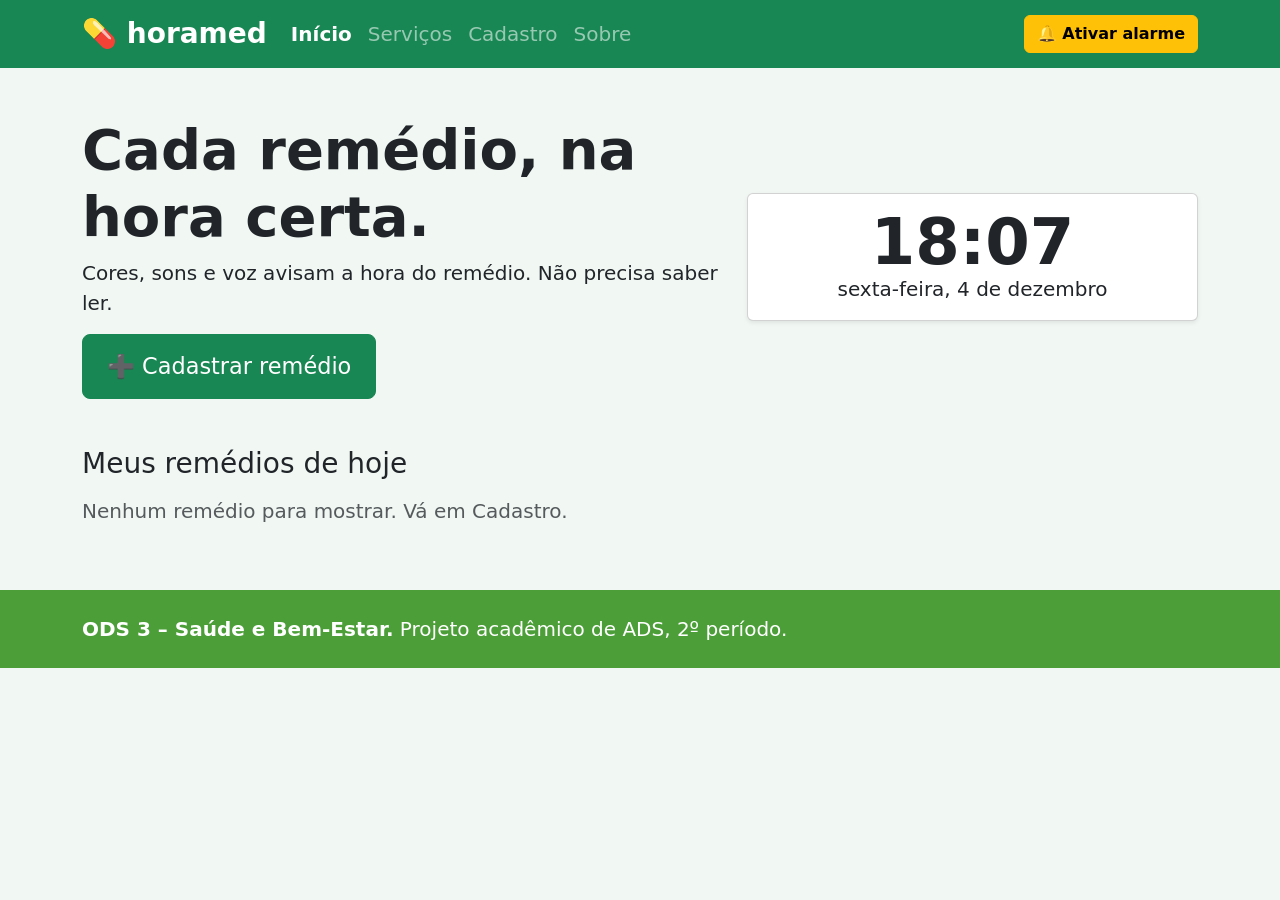
<file: index.html>
<!DOCTYPE html>
<html lang="pt-BR">

<head>
    <meta charset="UTF-8">
    <meta name="viewport" content="width=device-width, initial-scale=1">
    <title>Início – horamed</title>

    <!-- Estilos: Bootstrap primeiro, depois o CSS do projeto -->
    <link href="https://cdn.jsdelivr.net/npm/bootstrap@5.3.3/dist/css/bootstrap.min.css" rel="stylesheet">
    <link href="style.css" rel="stylesheet">
</head>

<body>

    <!-- ===== MENU DE NAVEGAÇÃO ===== -->
    <nav class="navbar navbar-expand-md navbar-dark topo">
        <div class="container">
            <a class="navbar-brand fs-3 fw-bold" href="index.html">💊 horamed</a>

            <button class="navbar-toggler" data-bs-toggle="collapse" data-bs-target="#menu" aria-label="Abrir menu">
                <span class="navbar-toggler-icon"></span>
            </button>

            <div class="collapse navbar-collapse" id="menu">
                <ul class="navbar-nav me-auto">
                    <li class="nav-item"><a class="nav-link fs-5 active fw-bold" href="index.html">Início</a></li>
                    <li class="nav-item"><a class="nav-link fs-5" href="servicos.html">Serviços</a></li>
                    <li class="nav-item"><a class="nav-link fs-5" href="cadastro.html">Cadastro</a></li>
                    <li class="nav-item"><a class="nav-link fs-5" href="sobre.html">Sobre</a></li>
                </ul>
                <button class="btn btn-warning fw-bold" id="ativarSom">🔔 Ativar alarme</button>
            </div>
        </div>
    </nav>

    <!-- ===== CONTEÚDO PRINCIPAL ===== -->
    <main>

        <!-- Apresentação + relógio -->
        <section class="container py-5">
            <div class="row align-items-center g-4">

                <div class="col-md-7">
                    <h1 class="display-4 fw-bold">Cada remédio, na hora certa.</h1>
                    <p class="fs-40">Cores, sons e voz avisam a hora do remédio. Não precisa saber ler.</p>
                    <a class="btn btn-success btn-lg" href="cadastro.html">➕ Cadastrar remédio</a>
                </div>

                <div class="col-md-5 text-center">
                    <div class="card card-body shadow-sm">
                        <div class="relogio" id="relogio">--:--</div>
                        <div class="fs-5" id="data"></div>
                    </div>
                </div>

            </div>
        </section>

        <!-- Lista dos remédios de hoje (preenchida pelo script.js) -->
        <section class="container pb-5">
            <h2 class="h3 mb-3">Meus remédios de hoje</h2>
            <div class="row g-3" id="lista"></div>
        </section>

    </main>

    <!-- ===== RODAPÉ ===== -->
    <footer class="ods py-4">
        <div class="container">
            <strong>ODS 3 – Saúde e Bem-Estar.</strong> Projeto acadêmico de ADS, 2º período.
        </div>
    </footer>

    <!-- ===== SCRIPTS ===== -->
    <script src="https://cdn.jsdelivr.net/npm/bootstrap@5.3.3/dist/js/bootstrap.bundle.min.js"></script>
    <script src="script.js"></script>

</body>

</html>
</file>
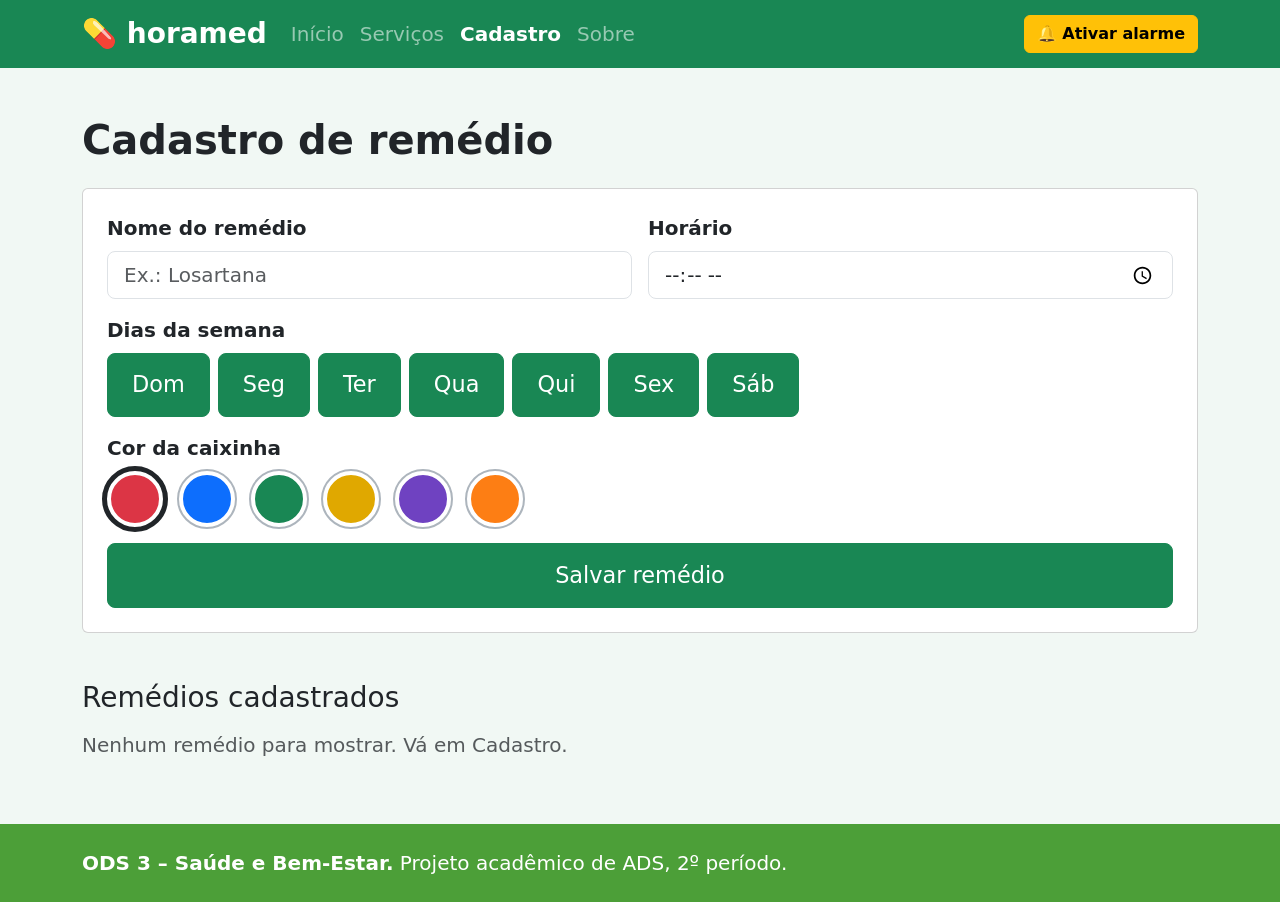
<file: cadastro.html>
<!DOCTYPE html>
<html lang="pt-BR">

<head>
    <meta charset="UTF-8">
    <meta name="viewport" content="width=device-width, initial-scale=1">
    <title>Cadastro – horamed</title>

    <!-- Estilos: Bootstrap primeiro, depois o CSS do projeto -->
    <link href="https://cdn.jsdelivr.net/npm/bootstrap@5.3.3/dist/css/bootstrap.min.css" rel="stylesheet">
    <link href="style.css" rel="stylesheet">
</head>

<body>

    <!-- ===== MENU DE NAVEGAÇÃO ===== -->
    <nav class="navbar navbar-expand-md navbar-dark topo">
        <div class="container">
            <a class="navbar-brand fs-3 fw-bold" href="index.html">💊 horamed</a>

            <button class="navbar-toggler" data-bs-toggle="collapse" data-bs-target="#menu" aria-label="Abrir menu">
                <span class="navbar-toggler-icon"></span>
            </button>

            <div class="collapse navbar-collapse" id="menu">
                <ul class="navbar-nav me-auto">
                    <li class="nav-item"><a class="nav-link fs-5" href="index.html">Início</a></li>
                    <li class="nav-item"><a class="nav-link fs-5" href="servicos.html">Serviços</a></li>
                    <li class="nav-item"><a class="nav-link fs-5 active fw-bold" href="cadastro.html">Cadastro</a></li>
                    <li class="nav-item"><a class="nav-link fs-5" href="sobre.html">Sobre</a></li>
                </ul>
                <button class="btn btn-warning fw-bold" id="ativarSom">🔔 Ativar alarme</button>
            </div>
        </div>
    </nav>

    <!-- ===== CONTEÚDO PRINCIPAL ===== -->
    <main>
        <section class="container py-5">
            <h1 class="fw-bold mb-4">Cadastro de remédio</h1>

            <!-- Formulário (os dias e as cores são criados pelo script.js) -->
            <form class="card card-body p-4 mb-5" id="form">
                <div class="row g-3">

                    <div class="col-md-6">
                        <label class="form-label fw-bold" for="nome">Nome do remédio</label>
                        <input class="form-control form-control-lg" id="nome" required placeholder="Ex.: Losartana">
                    </div>

                    <div class="col-md-6">
                        <label class="form-label fw-bold" for="hora">Horário</label>
                        <input class="form-control form-control-lg" type="time" id="hora" required>
                    </div>

                    <div class="col-12">
                        <span class="form-label fw-bold d-block">Dias da semana</span>
                        <div class="d-flex flex-wrap gap-2" id="dias"></div>
                    </div>

                    <div class="col-12">
                        <span class="form-label fw-bold d-block">Cor da caixinha</span>
                        <div class="d-flex flex-wrap gap-3" id="cores"></div>
                    </div>

                    <div class="col-12">
                        <button class="btn btn-success btn-lg w-100" type="submit">Salvar remédio</button>
                    </div>

                </div>
            </form>

            <!-- Lista de todos os remédios cadastrados (preenchida pelo script.js) -->
            <h2 class="h3 mb-3">Remédios cadastrados</h2>
            <div class="row g-3" id="lista"></div>
        </section>
    </main>

    <!-- ===== RODAPÉ ===== -->
    <footer class="ods py-4">
        <div class="container">
            <strong>ODS 3 – Saúde e Bem-Estar.</strong> Projeto acadêmico de ADS, 2º período.
        </div>
    </footer>

    <!-- ===== SCRIPTS ===== -->
    <script src="https://cdn.jsdelivr.net/npm/bootstrap@5.3.3/dist/js/bootstrap.bundle.min.js"></script>
    <script src="script.js"></script>

</body>

</html>
</file>
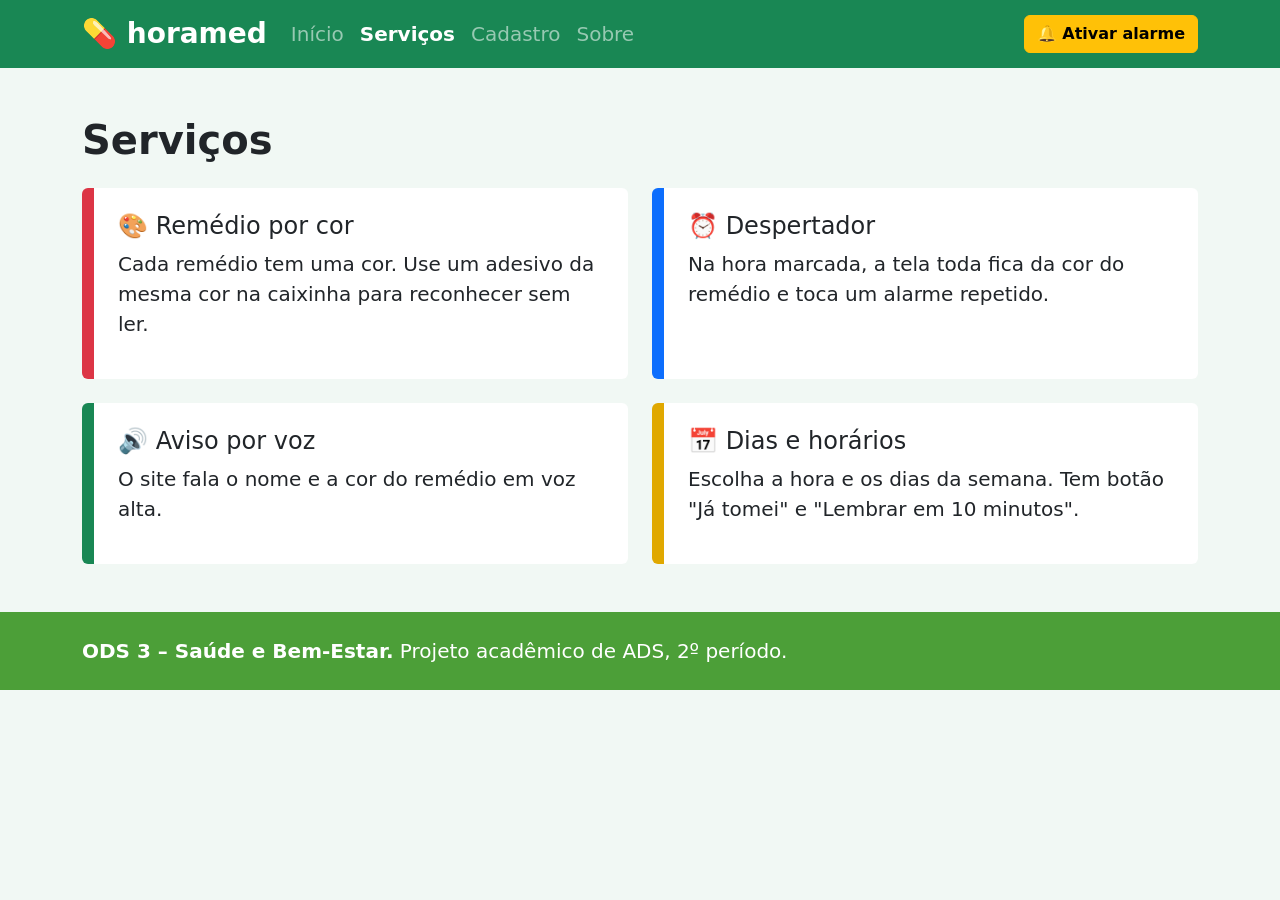
<file: servicos.html>
<!DOCTYPE html>
<html lang="pt-BR">

<head>
    <meta charset="UTF-8">
    <meta name="viewport" content="width=device-width, initial-scale=1">
    <title>Serviços – horamed</title>

    <!-- Estilos: Bootstrap primeiro, depois o CSS do projeto -->
    <link href="https://cdn.jsdelivr.net/npm/bootstrap@5.3.3/dist/css/bootstrap.min.css" rel="stylesheet">
    <link href="style.css" rel="stylesheet">
</head>

<body>

    <!-- ===== MENU DE NAVEGAÇÃO ===== -->
    <nav class="navbar navbar-expand-md navbar-dark topo">
        <div class="container">
            <a class="navbar-brand fs-3 fw-bold" href="index.html">💊 horamed</a>

            <button class="navbar-toggler" data-bs-toggle="collapse" data-bs-target="#menu" aria-label="Abrir menu">
                <span class="navbar-toggler-icon"></span>
            </button>

            <div class="collapse navbar-collapse" id="menu">
                <ul class="navbar-nav me-auto">
                    <li class="nav-item"><a class="nav-link fs-5" href="index.html">Início</a></li>
                    <li class="nav-item"><a class="nav-link fs-5 active fw-bold" href="servicos.html">Serviços</a></li>
                    <li class="nav-item"><a class="nav-link fs-5" href="cadastro.html">Cadastro</a></li>
                    <li class="nav-item"><a class="nav-link fs-5" href="sobre.html">Sobre</a></li>
                </ul>
                <button class="btn btn-warning fw-bold" id="ativarSom">🔔 Ativar alarme</button>
            </div>
        </div>
    </nav>

    <!-- ===== CONTEÚDO PRINCIPAL ===== -->
    <main>
        <section class="container py-5">
            <h1 class="fw-bold mb-4">Serviços</h1>

            <div class="row g-4">

                <!-- Serviço 1: cor -->
                <div class="col-md-6">
                    <div class="card h-100 p-4 sv" style="border-color:#dc3545">
                        <h2 class="h4">🎨 Remédio por cor</h2>
                        <p>Cada remédio tem uma cor. Use um adesivo da mesma cor na caixinha para reconhecer sem ler.</p>
                    </div>
                </div>

                <!-- Serviço 2: despertador -->
                <div class="col-md-6">
                    <div class="card h-100 p-4 sv" style="border-color:#0d6efd">
                        <h2 class="h4">⏰ Despertador</h2>
                        <p>Na hora marcada, a tela toda fica da cor do remédio e toca um alarme repetido.</p>
                    </div>
                </div>

                <!-- Serviço 3: voz -->
                <div class="col-md-6">
                    <div class="card h-100 p-4 sv" style="border-color:#198754">
                        <h2 class="h4">🔊 Aviso por voz</h2>
                        <p>O site fala o nome e a cor do remédio em voz alta.</p>
                    </div>
                </div>

                <!-- Serviço 4: dias e horários -->
                <div class="col-md-6">
                    <div class="card h-100 p-4 sv" style="border-color:#e0a800">
                        <h2 class="h4">📅 Dias e horários</h2>
                        <p>Escolha a hora e os dias da semana. Tem botão "Já tomei" e "Lembrar em 10 minutos".</p>
                    </div>
                </div>

            </div>
        </section>
    </main>

    <!-- ===== RODAPÉ ===== -->
    <footer class="ods py-4">
        <div class="container">
            <strong>ODS 3 – Saúde e Bem-Estar.</strong> Projeto acadêmico de ADS, 2º período.
        </div>
    </footer>

    <!-- ===== SCRIPTS ===== -->
    <script src="https://cdn.jsdelivr.net/npm/bootstrap@5.3.3/dist/js/bootstrap.bundle.min.js"></script>
    <script src="script.js"></script>

</body>

</html>
</file>
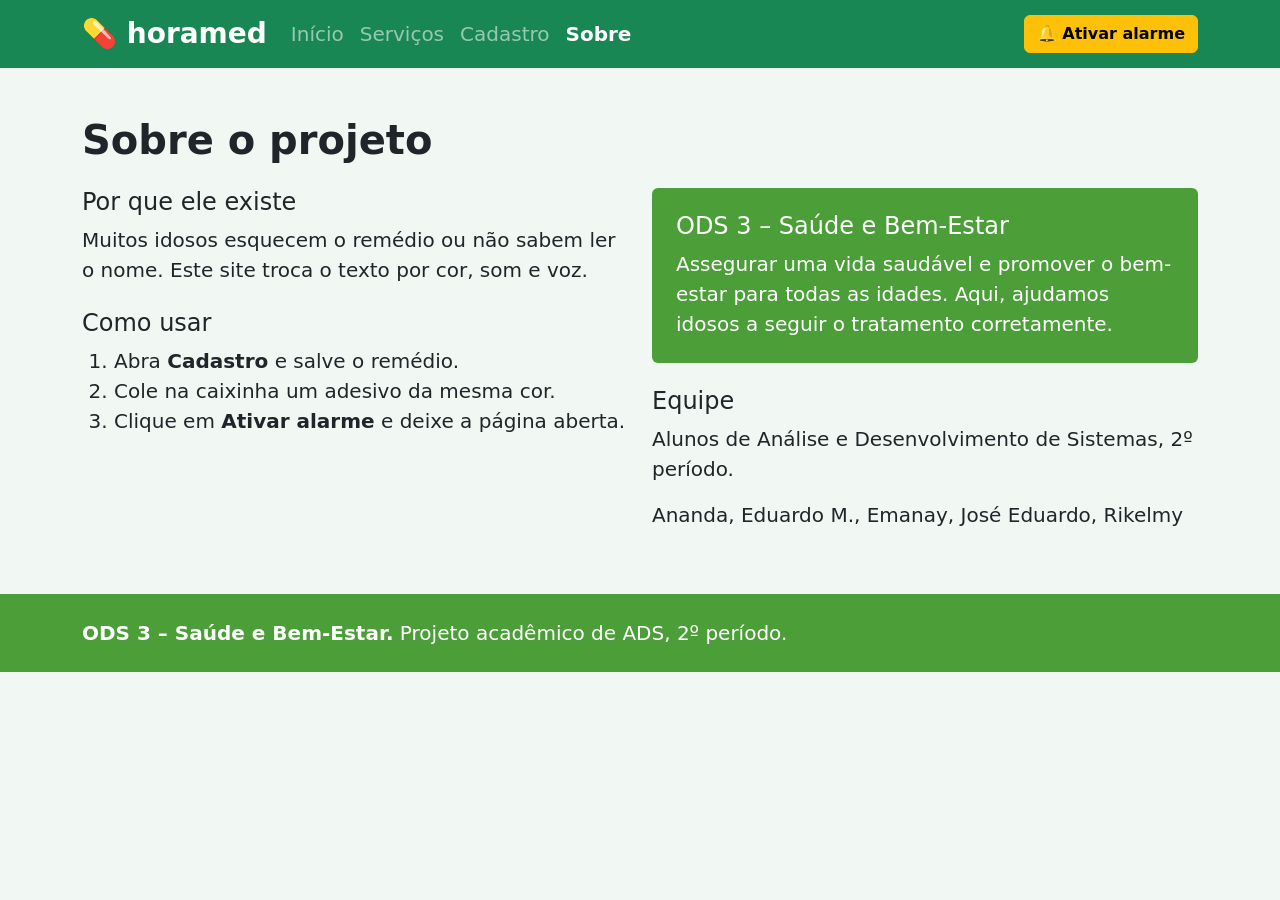
<file: sobre.html>
<!DOCTYPE html>
<html lang="pt-BR">

<head>
    <meta charset="UTF-8">
    <meta name="viewport" content="width=device-width, initial-scale=1">
    <title>Sobre – horamed</title>

    <!-- Estilos: Bootstrap primeiro, depois o CSS do projeto -->
    <link href="https://cdn.jsdelivr.net/npm/bootstrap@5.3.3/dist/css/bootstrap.min.css" rel="stylesheet">
    <link href="style.css" rel="stylesheet">
</head>

<body>

    <!-- ===== MENU DE NAVEGAÇÃO ===== -->
    <nav class="navbar navbar-expand-md navbar-dark topo">
        <div class="container">
            <a class="navbar-brand fs-3 fw-bold" href="index.html">💊 horamed</a>

            <button class="navbar-toggler" data-bs-toggle="collapse" data-bs-target="#menu" aria-label="Abrir menu">
                <span class="navbar-toggler-icon"></span>
            </button>

            <div class="collapse navbar-collapse" id="menu">
                <ul class="navbar-nav me-auto">
                    <li class="nav-item"><a class="nav-link fs-5" href="index.html">Início</a></li>
                    <li class="nav-item"><a class="nav-link fs-5" href="servicos.html">Serviços</a></li>
                    <li class="nav-item"><a class="nav-link fs-5" href="cadastro.html">Cadastro</a></li>
                    <li class="nav-item"><a class="nav-link fs-5 active fw-bold" href="sobre.html">Sobre</a></li>
                </ul>
                <button class="btn btn-warning fw-bold" id="ativarSom">🔔 Ativar alarme</button>
            </div>
        </div>
    </nav>

    <!-- ===== CONTEÚDO PRINCIPAL ===== -->
    <main>
        <section class="container py-5">
            <h1 class="fw-bold mb-4">Sobre o projeto</h1>

            <div class="row g-4">

                <!-- Coluna esquerda: motivação e instruções -->
                <div class="col-md-6">
                    <h2 class="h4">Por que ele existe</h2>
                    <p class="fs-5">
                        Muitos idosos esquecem o remédio ou não sabem ler o nome.
                        Este site troca o texto por cor, som e voz.
                    </p>

                    <h2 class="h4 mt-4">Como usar</h2>
                    <ol class="fs-5">
                        <li>Abra <strong>Cadastro</strong> e salve o remédio.</li>
                        <li>Cole na caixinha um adesivo da mesma cor.</li>
                        <li>Clique em <strong>Ativar alarme</strong> e deixe a página aberta.</li>
                    </ol>
                </div>

                <!-- Coluna direita: ODS 3 e equipe -->
                <div class="col-md-6">
                    <div class="card ods p-4 border-0">
                        <h2 class="h4">ODS 3 – Saúde e Bem-Estar</h2>
                        <p class="mb-0 fs-5">
                            Assegurar uma vida saudável e promover o bem-estar para todas as idades.
                            Aqui, ajudamos idosos a seguir o tratamento corretamente.
                        </p>
                    </div>

                    <h2 class="h4 mt-4">Equipe</h2>
                    <p class="fs-5">
                        Alunos de Análise e Desenvolvimento de Sistemas, 2º período.
                    </p>
                    <p class="fs-5">
                        Ananda, Eduardo M., Emanay, José Eduardo, Rikelmy
                    </p>
                </div>

            </div>
        </section>
    </main>

    <!-- ===== RODAPÉ ===== -->
    <footer class="ods py-4">
        <div class="container">
            <strong>ODS 3 – Saúde e Bem-Estar.</strong> Projeto acadêmico de ADS, 2º período.
        </div>
    </footer>

    <!-- ===== SCRIPTS ===== -->
    <script src="https://cdn.jsdelivr.net/npm/bootstrap@5.3.3/dist/js/bootstrap.bundle.min.js"></script>
    <script src="script.js"></script>

</body>

</html>
</file>
<file: style.css>
/* ==========================================================
   HORA DO REMÉDIO – style.css
   Complementa o Bootstrap 5 (carregado antes deste arquivo)
   ========================================================== */

/* ---------- 1. BASE (página inteira) ---------- */

body {
    background: #f1f8f4;   /* verde bem claro */
    font-size: 1.25rem;    /* fonte maior, pensando em idosos */
}

/* ---------- 2. NAVEGAÇÃO E RODAPÉ ---------- */

.topo {
    background: #198754;   /* verde da barra de menu */
}

.ods {
    background: #4c9f38;   /* verde da ODS 3 (rodapé e cartão da página Sobre) */
    color: #fff;
}

/* ---------- 3. PÁGINA INICIAL: RELÓGIO ---------- */

.relogio {
    font-size: 4rem;
    font-weight: 700;
    line-height: 1;
}

/* ---------- 4. CARTÕES ---------- */

/* Serviços: faixa colorida na lateral esquerda */
.sv {
    border-width: 0 0 0 12px;
    border-style: solid;
}

/* Remédios: faixa colorida no topo (a cor vem do style inline) */
.card-remedio {
    border-width: 12px 0 0 0;
    border-style: solid;
}

/* Círculo com o ícone 💊 ou ✅ dentro do cartão do remédio */
.bolinha {
    width: 64px;
    height: 64px;
    border-radius: 50%;
    display: inline-flex;
    align-items: center;
    justify-content: center;
    font-size: 2rem;
    border: 4px solid #212529;
}


/* ---------- 5. FORMULÁRIO DE CADASTRO ---------- */

/* Botões grandes (mais fáceis de tocar) */
.btn-lg {
    font-size: 1.4rem;
    padding: 0.9rem 1.5rem;
}

/* Bolinhas de escolha de cor */
.cor-op {
    width: 56px;
    height: 56px;
    border-radius: 50%;
    border: 4px solid #fff;
    outline: 2px solid #adb5bd;
    cursor: pointer;
}

/* Contorno grosso na cor selecionada */
input.cor-radio:checked + label.cor-op {
    outline: 5px solid #212529;
}


/* ---------- 6. TELA DE ALARME (tela cheia) ---------- */

/* Escondida por padrão; o JS adiciona a classe "ativo" para exibir */
#alarme {
    position: fixed;
    inset: 0;
    display: none;
    z-index: 2000;
    flex-direction: column;
    align-items: center;
    justify-content: center;
    text-align: center;
    padding: 1rem;
    color: #fff;
}

#alarme.ativo {
    display: flex;
}

/* Ícones grandes (⏰ e 💊) */
#alarme .grande {
    font-size: 6rem;
}


/* ---------- 7. ANIMAÇÃO ---------- */

.pisca {
    animation: pisca 1s infinite;
}

@keyframes pisca {
    50% {
        transform: scale(1.15);
    }
}

/* Acessibilidade: desliga a animação para quem prefere menos movimento */
@media (prefers-reduced-motion: reduce) {
    .pisca {
        animation: none;
    }
}
</file>
